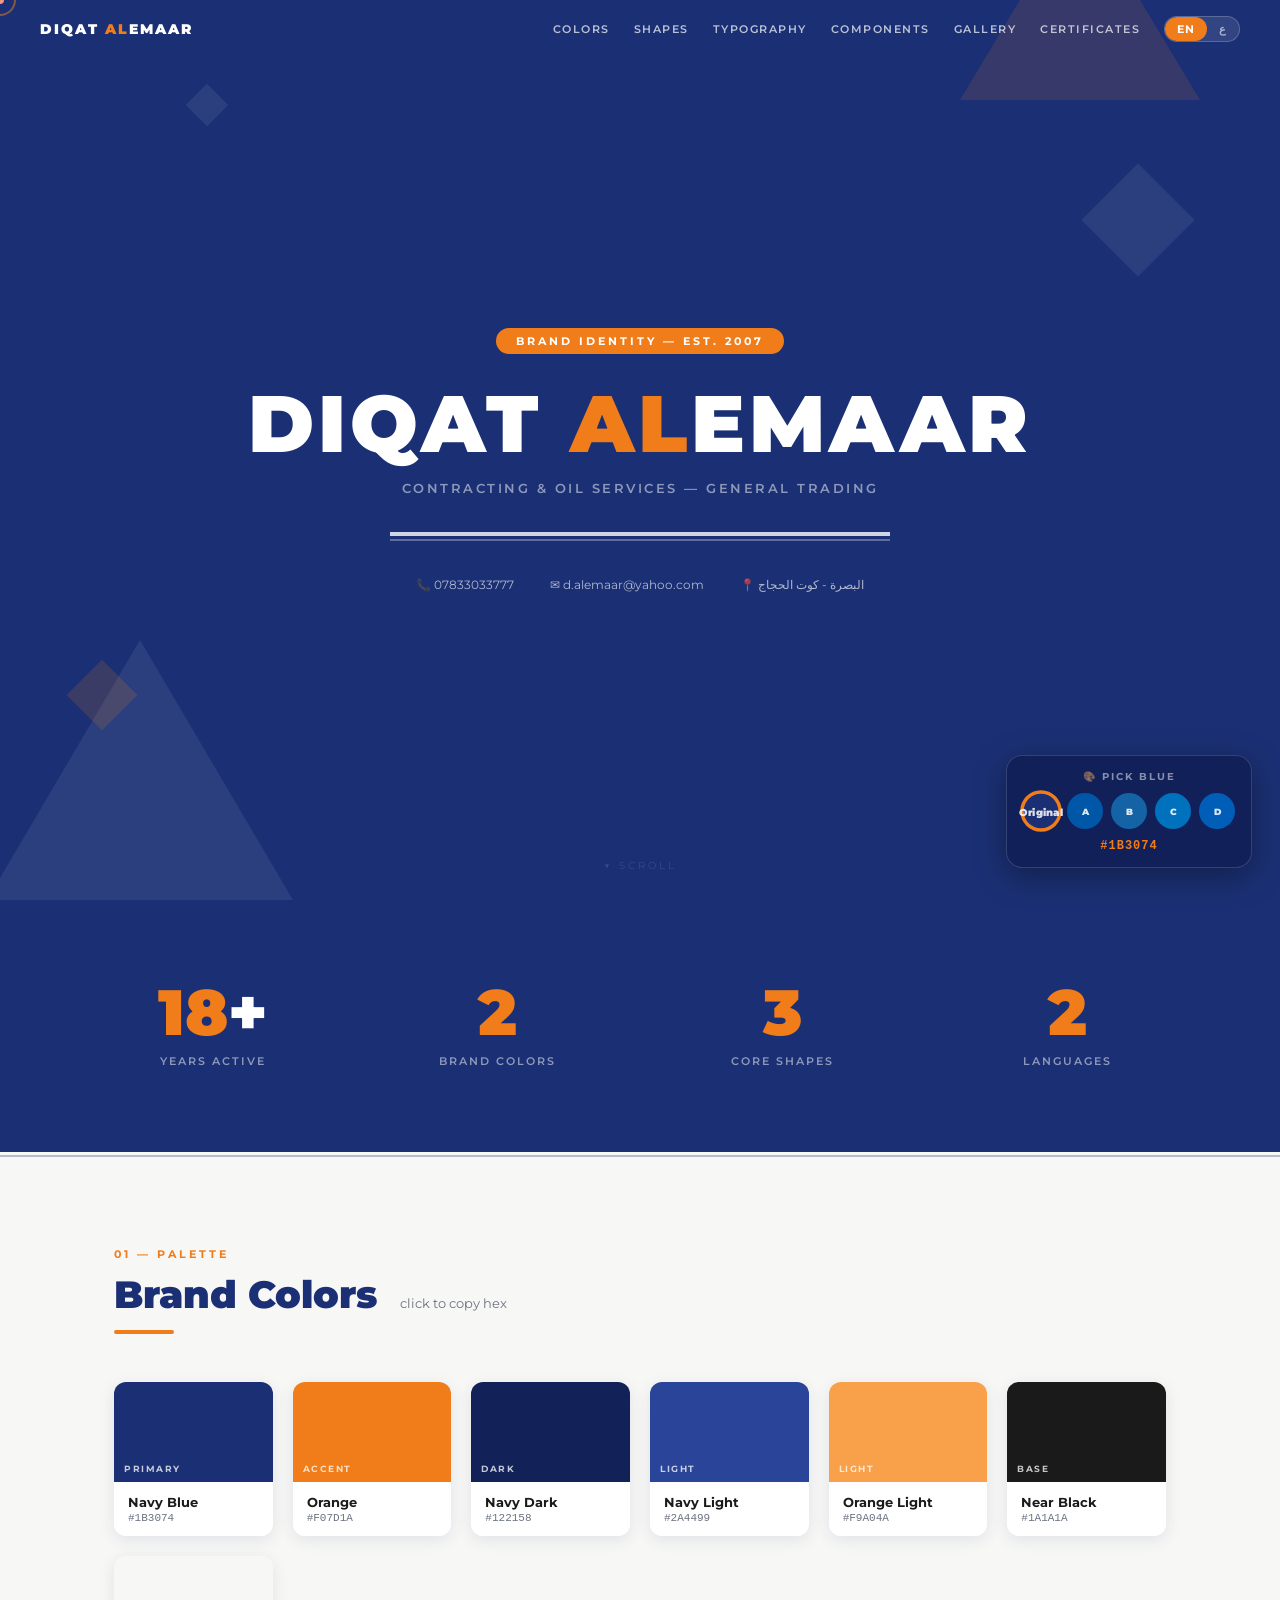
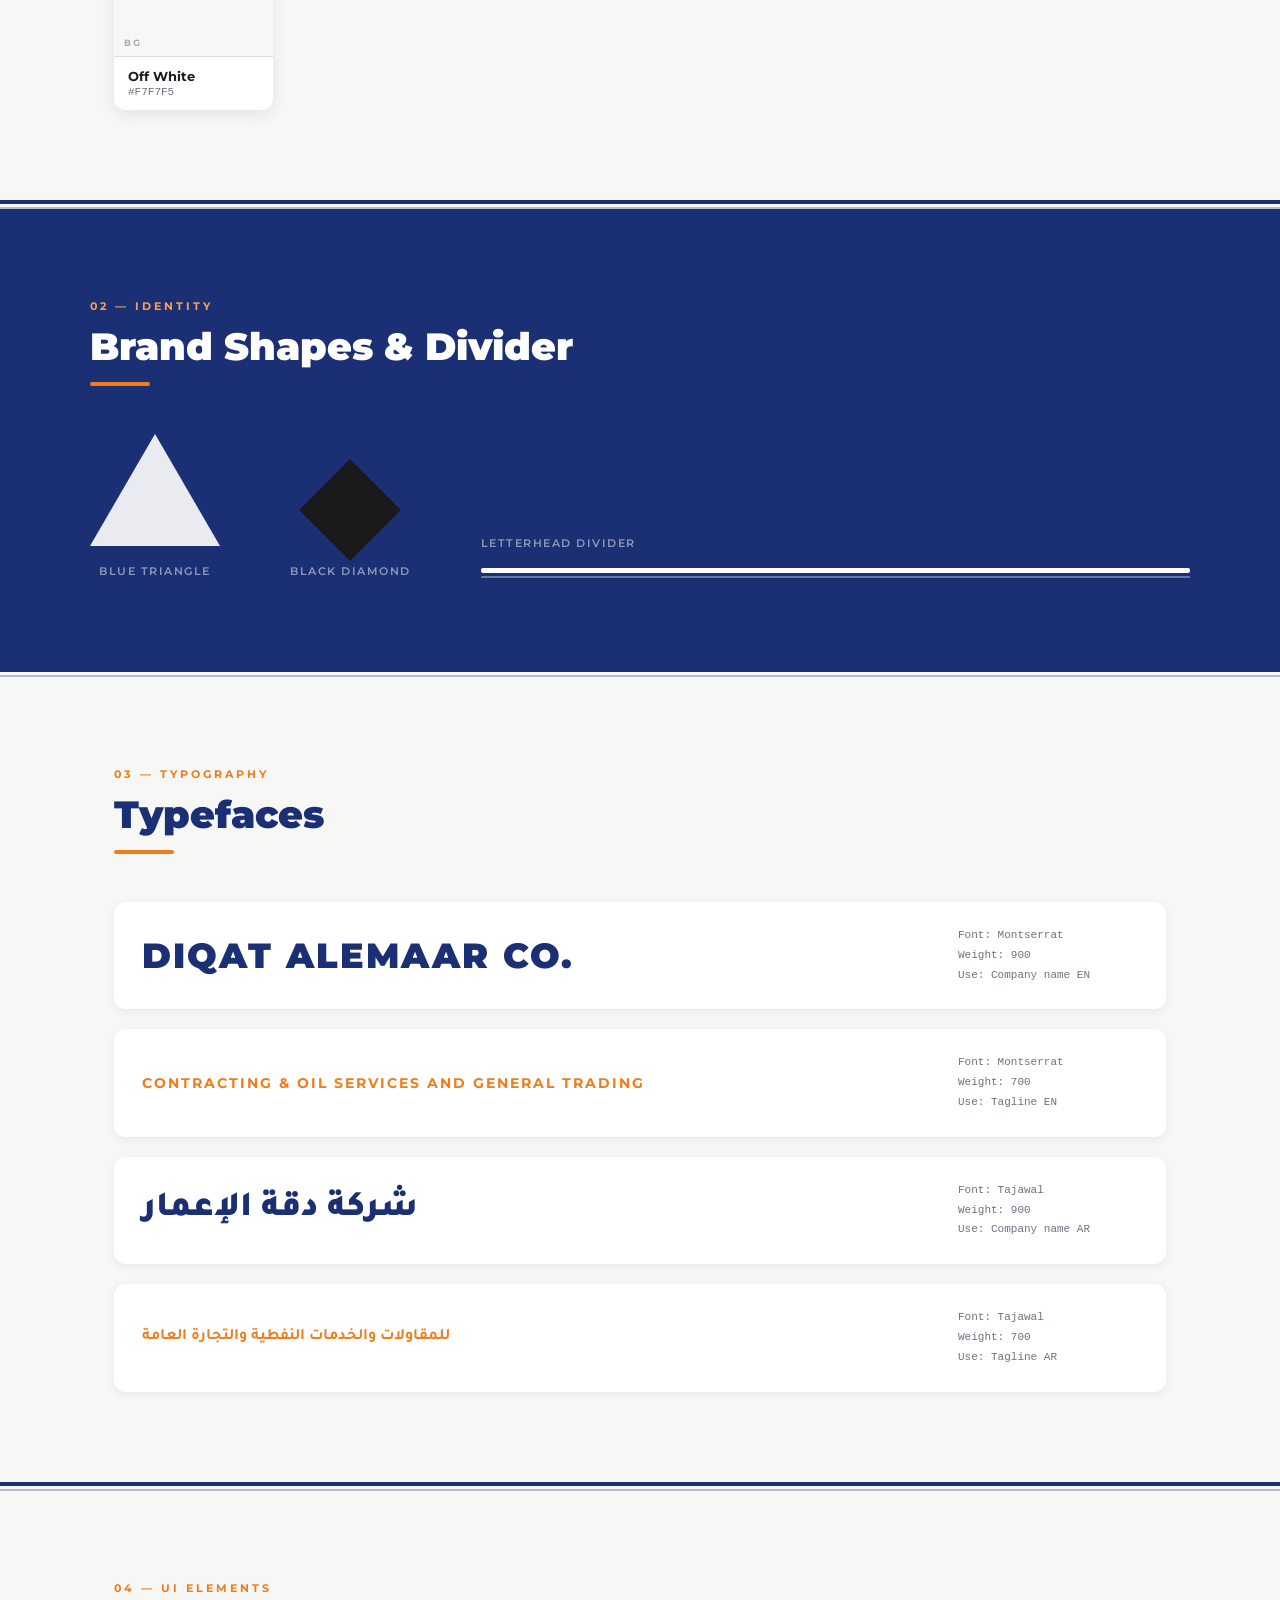
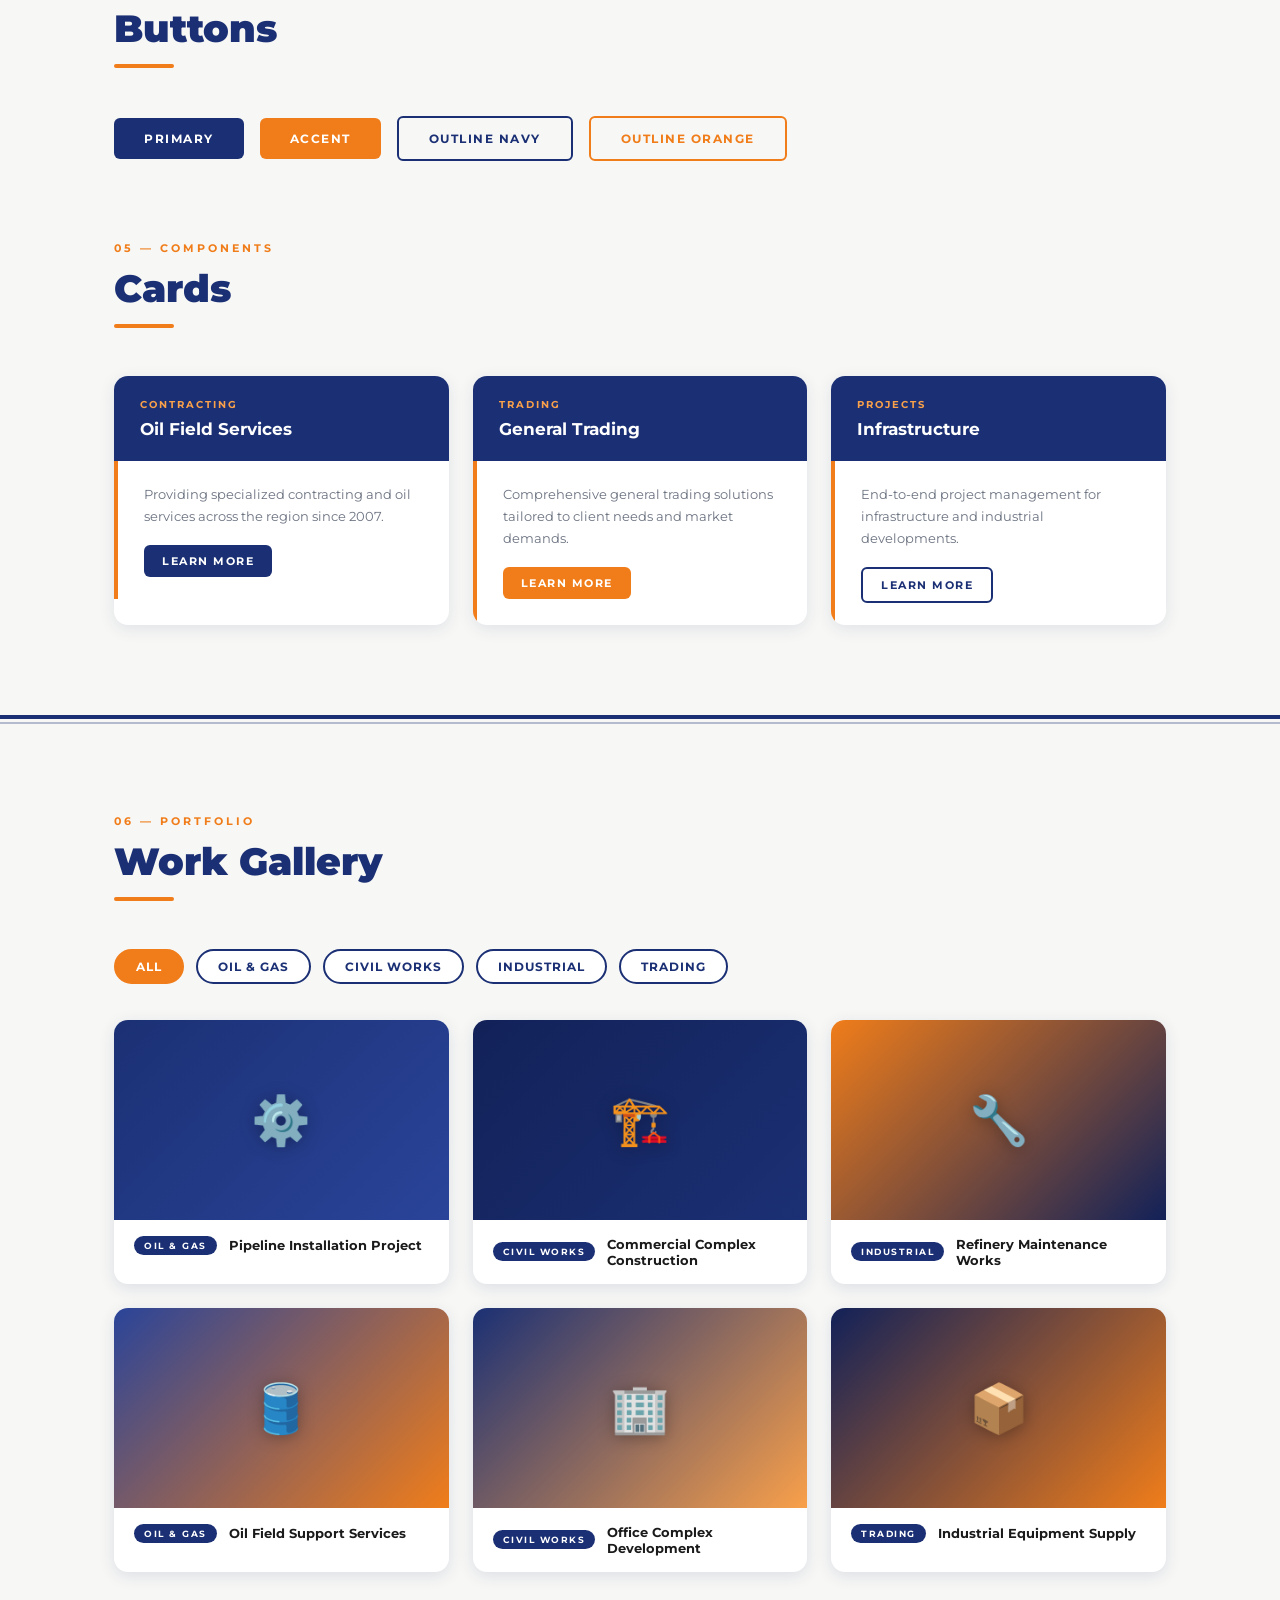
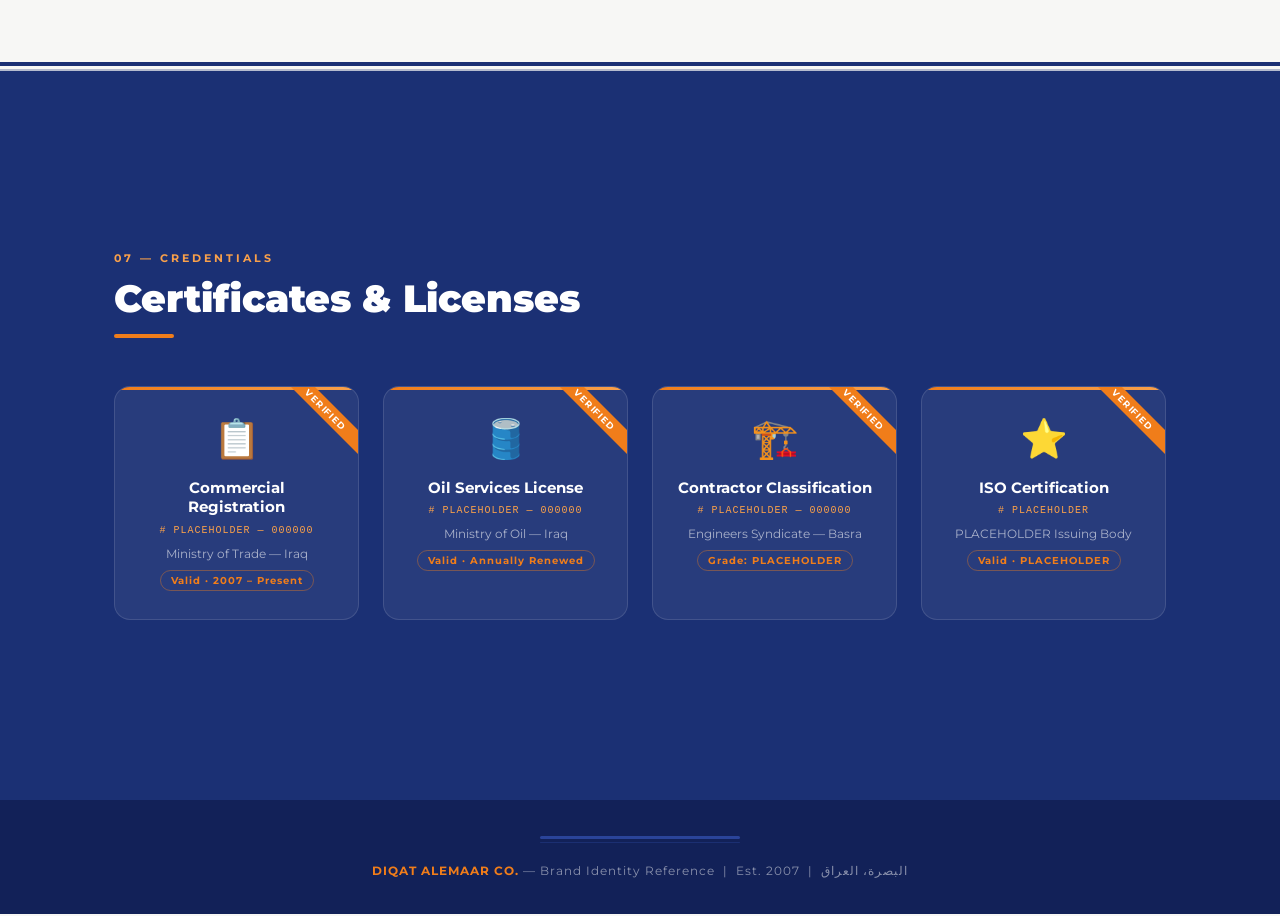
<file: index.html>
<!DOCTYPE html>
<html lang="en" dir="ltr">
<head>
  <meta charset="UTF-8" />
  <meta name="viewport" content="width=device-width, initial-scale=1.0"/>
  <title>Diqat Alemaar — Brand Identity</title>
  <link href="https://fonts.googleapis.com/css2?family=Tajawal:wght@400;700;900&family=Montserrat:wght@400;600;700;900&display=swap" rel="stylesheet">
  <style>
    *, *::before, *::after { box-sizing: border-box; margin: 0; padding: 0; }

    :root {
      --navy:        #1B3074;
      --navy-dark:   #122158;
      --navy-light:  #2A4499;
      --orange:      #F07D1A;
      --orange-light:#F9A04A;
      --dark:        #1A1A1A;
      --bg:          #F7F7F5;
      --white:       #FFFFFF;
      --gray:        #6B7280;
      --font-en:     'Montserrat', sans-serif;
      --font-ar:     'Tajawal', sans-serif;
    }

    html { scroll-behavior: smooth; }

    body {
      font-family: var(--font-en);
      background: var(--bg);
      color: var(--dark);
      overflow-x: hidden;
      transition: font-family 0.3s;
    }

    /* ── RTL MODE ── */
    html[dir="rtl"] body { font-family: var(--font-ar); }
    html[dir="rtl"] .nav-logo { letter-spacing: 0; }
    html[dir="rtl"] .nav-links { flex-direction: row-reverse; }
    html[dir="rtl"] .section-title::after { left: auto; right: 0; }
    html[dir="rtl"] .type-row:hover { transform: translateX(-6px); }
    html[dir="rtl"] .demo-card-body { border-left: none; border-right: 4px solid var(--orange); }
    html[dir="rtl"] .color-swatch .role { left: auto; right: 10px; }
    html[dir="rtl"] .section-label,
    html[dir="rtl"] .section-title,
    html[dir="rtl"] .stat-label,
    html[dir="rtl"] .type-meta { letter-spacing: 0; }
    html[dir="rtl"] nav { flex-direction: row-reverse; }
    html[dir="rtl"] .hero-sub { letter-spacing: 0; }
    html[dir="rtl"] .divider-demo .label { letter-spacing: 0; }
    html[dir="rtl"] .shape-item .caption { letter-spacing: 0; }

    /* ── SCROLL REVEAL ── */
    .reveal { opacity: 0; transform: translateY(40px); transition: opacity 0.7s ease, transform 0.7s ease; }
    .reveal.visible { opacity: 1; transform: translateY(0); }
    .delay-1 { transition-delay: 0.1s; }
    .delay-2 { transition-delay: 0.2s; }
    .delay-3 { transition-delay: 0.3s; }
    .delay-4 { transition-delay: 0.4s; }
    .delay-5 { transition-delay: 0.5s; }
    .delay-6 { transition-delay: 0.6s; }

    /* ── NAV ── */
    nav {
      position: fixed; top: 0; left: 0; right: 0; z-index: 100;
      display: flex; justify-content: space-between; align-items: center;
      padding: 16px 40px;
      transition: background 0.4s, box-shadow 0.4s;
    }
    nav.scrolled {
      background: rgba(18,33,88,0.97);
      box-shadow: 0 4px 24px rgba(0,0,0,0.3);
      backdrop-filter: blur(10px);
    }
    .nav-logo { font-size: 14px; font-weight: 900; letter-spacing: 2px; color: var(--white); text-transform: uppercase; }
    .nav-logo span { color: var(--orange); }
    .nav-links { display: flex; align-items: center; gap: 24px; }
    .nav-links a {
      color: rgba(255,255,255,0.7); text-decoration: none;
      font-size: 11px; font-weight: 600; letter-spacing: 1.5px;
      text-transform: uppercase; transition: color 0.2s;
    }
    html[dir="rtl"] .nav-links a { letter-spacing: 0; font-size: 13px; }
    .nav-links a:hover { color: var(--orange); }

    /* Lang Toggle */
    .lang-toggle {
      display: flex; align-items: center; gap: 0;
      background: rgba(255,255,255,0.1);
      border-radius: 20px; overflow: hidden;
      border: 1px solid rgba(255,255,255,0.2);
    }
    .lang-toggle button {
      background: none; border: none; cursor: pointer;
      color: rgba(255,255,255,0.6); font-family: var(--font-en);
      font-size: 11px; font-weight: 700; letter-spacing: 1px;
      padding: 5px 12px; transition: all 0.2s;
    }
    .lang-toggle button.active {
      background: var(--orange); color: var(--white);
      border-radius: 20px;
    }
    .lang-toggle button:hover:not(.active) { color: var(--white); }

    /* ── HERO ── */
    .hero {
      background: var(--navy); min-height: 100vh;
      display: flex; flex-direction: column;
      justify-content: center; align-items: center;
      text-align: center; padding: 80px 24px 60px;
      position: relative; overflow: hidden;
    }
    .hero-bg { position: absolute; inset: 0; overflow: hidden; pointer-events: none; }
    .hero-bg .shape { position: absolute; opacity: 0.07; }
    .hero-bg .tri-1 {
      bottom: -80px; left: -60px; width: 0; height: 0;
      border-left: 200px solid transparent; border-right: 200px solid transparent;
      border-bottom: 340px solid var(--white);
      animation: floatUp 8s ease-in-out infinite;
    }
    .hero-bg .tri-2 {
      top: -100px; right: 80px; width: 0; height: 0;
      border-left: 120px solid transparent; border-right: 120px solid transparent;
      border-bottom: 200px solid var(--orange); opacity: 0.12;
      animation: floatUp 10s ease-in-out infinite reverse;
    }
    .hero-bg .dia-1 {
      top: 20%; right: 8%; width: 80px; height: 80px;
      background: var(--white); transform: rotate(45deg);
      animation: spin 20s linear infinite;
    }
    .hero-bg .dia-2 {
      bottom: 20%; left: 6%; width: 50px; height: 50px;
      background: var(--orange); transform: rotate(45deg); opacity: 0.15;
      animation: spin 15s linear infinite reverse;
    }
    .hero-bg .dia-3 {
      top: 10%; left: 15%; width: 30px; height: 30px;
      background: var(--white); transform: rotate(45deg);
      animation: floatUp 6s ease-in-out infinite;
    }
    @keyframes floatUp { 0%,100% { transform: translateY(0); } 50% { transform: translateY(-20px); } }
    @keyframes spin { from { transform: rotate(45deg); } to { transform: rotate(405deg); } }

    .hero-badge {
      display: inline-block; background: var(--orange); color: var(--white);
      font-size: 11px; font-weight: 700; letter-spacing: 3px; text-transform: uppercase;
      padding: 6px 20px; border-radius: 20px; margin-bottom: 28px;
      animation: fadeDown 0.8s ease both;
      transition: letter-spacing 0.3s;
    }
    html[dir="rtl"] .hero-badge { letter-spacing: 0; font-size: 13px; }

    .hero h1 {
      font-size: clamp(2.4rem, 7vw, 5rem); font-weight: 900;
      letter-spacing: 4px; text-transform: uppercase;
      color: var(--white); line-height: 1.05;
      animation: fadeDown 0.9s ease 0.1s both;
    }
    .hero h1 span { color: var(--orange); }
    html[dir="rtl"] .hero h1 { font-family: var(--font-ar); letter-spacing: 0; }

    .hero-sub {
      margin-top: 14px; font-size: clamp(10px, 2vw, 13px);
      font-weight: 600; letter-spacing: 2.5px; text-transform: uppercase;
      color: rgba(255,255,255,0.5); animation: fadeDown 1s ease 0.3s both;
    }
    .hero-divider {
      display: flex; flex-direction: column; gap: 3px;
      margin: 36px auto; width: min(500px, 75%);
      animation: expandWidth 1s ease 0.4s both;
    }
    @keyframes expandWidth { from { width: 0; opacity: 0; } to { width: min(500px, 75%); opacity: 1; } }
    .hero-divider .thick { height: 4px; background: var(--white); opacity: 0.8; }
    .hero-divider .thin  { height: 2px; background: var(--white); opacity: 0.3; }
    .hero-info {
      display: flex; gap: 36px; flex-wrap: wrap; justify-content: center;
      font-size: 12px; color: rgba(255,255,255,0.65);
      animation: fadeDown 1s ease 0.5s both;
    }
    .hero-info span { display: flex; align-items: center; gap: 8px; }
    @keyframes fadeDown { from { opacity: 0; transform: translateY(-20px); } to { opacity: 1; transform: translateY(0); } }

    .scroll-hint {
      position: absolute; bottom: 28px; left: 50%; transform: translateX(-50%);
      font-size: 10px; letter-spacing: 3px; color: rgba(255,255,255,0.35);
      text-transform: uppercase; animation: bounce 2s 1.5s infinite both;
    }
    @keyframes bounce {
      0%,100% { transform: translateX(-50%) translateY(0); opacity: 0.35; }
      50%      { transform: translateX(-50%) translateY(8px); opacity: 0.7; }
    }

    /* ── DIVIDER ── */
    .full-divider { display: flex; flex-direction: column; gap: 3px; }
    .full-divider .t { height: 4px; background: var(--navy); }
    .full-divider .n { height: 2px; background: var(--navy); opacity: 0.3; }

    /* ── SECTION ── */
    .section { padding: 90px 24px; max-width: 1100px; margin: 0 auto; }
    .section-label { font-size: 11px; font-weight: 700; letter-spacing: 3px; text-transform: uppercase; color: var(--orange); margin-bottom: 10px; }
    .section-title {
      font-size: clamp(1.6rem, 3vw, 2.4rem); font-weight: 900; color: var(--navy);
      margin-bottom: 48px; position: relative; padding-bottom: 16px;
    }
    .section-title::after {
      content: ''; position: absolute; bottom: 0; left: 0;
      width: 0; height: 4px; background: var(--orange);
      border-radius: 2px; transition: width 0.8s ease 0.3s;
    }
    .section-title.visible::after { width: 60px; }

    /* ── COLORS ── */
    .colors-grid { display: grid; grid-template-columns: repeat(auto-fill, minmax(150px, 1fr)); gap: 20px; }
    .color-card {
      border-radius: 12px; overflow: hidden;
      box-shadow: 0 4px 16px rgba(27,48,116,0.1);
      cursor: pointer; transition: transform 0.25s, box-shadow 0.25s;
    }
    .color-card:hover { transform: translateY(-6px) scale(1.02); box-shadow: 0 12px 32px rgba(27,48,116,0.2); }
    .color-swatch { height: 100px; position: relative; }
    .color-swatch .role {
      position: absolute; bottom: 8px; left: 10px;
      font-size: 9px; font-weight: 700; letter-spacing: 1.5px;
      text-transform: uppercase; color: rgba(255,255,255,0.75);
    }
    .color-info { background: var(--white); padding: 12px 14px; }
    .color-name { font-size: 13px; font-weight: 700; color: var(--dark); }
    .color-hex  { font-size: 11px; color: var(--gray); font-family: monospace; margin-top: 2px; }

    /* Toast */
    .toast {
      position: fixed; bottom: 32px; left: 50%;
      transform: translateX(-50%) translateY(20px);
      background: var(--navy-dark); color: var(--white);
      padding: 10px 24px; border-radius: 24px;
      font-size: 12px; font-weight: 600; letter-spacing: 1px;
      opacity: 0; pointer-events: none; transition: all 0.3s ease; z-index: 999;
    }
    .toast.show { opacity: 1; transform: translateX(-50%) translateY(0); }

    /* ── SHAPES ── */
    .shapes-section { background: var(--navy); padding: 90px 24px; }
    .shapes-inner { max-width: 1100px; margin: 0 auto; }
    .shapes-section .section-label { color: var(--orange-light); }
    .shapes-section .section-title { color: var(--white); }
    .shapes-section .section-title::after { background: var(--orange); }
    .shapes-grid { display: flex; gap: 70px; flex-wrap: wrap; align-items: flex-end; }
    .shape-item { text-align: center; }
    .shape-item .caption {
      margin-top: 18px; font-size: 11px; font-weight: 600;
      letter-spacing: 1.5px; text-transform: uppercase; color: rgba(255,255,255,0.5);
    }
    .tri {
      width: 0; height: 0;
      border-left: 65px solid transparent; border-right: 65px solid transparent;
      border-bottom: 112px solid var(--white); opacity: 0.9;
      transition: transform 0.4s ease, opacity 0.4s ease;
    }
    .tri:hover { transform: scale(1.1) translateY(-6px); opacity: 1; }
    .diamond {
      width: 72px; height: 72px; background: var(--dark);
      transform: rotate(45deg); margin: 0 auto;
      transition: transform 0.4s ease;
    }
    .diamond:hover { transform: rotate(225deg) scale(1.1); }
    .divider-demo { flex: 1; min-width: 220px; }
    .divider-demo .label {
      font-size: 11px; font-weight: 600; letter-spacing: 1.5px;
      text-transform: uppercase; color: rgba(255,255,255,0.5); margin-bottom: 18px;
    }
    .d-thick { height: 5px; background: var(--white); border-radius: 2px; }
    .d-gap   { height: 3px; }
    .d-thin  { height: 2px; background: var(--white); opacity: 0.35; border-radius: 2px; }

    /* ── TYPOGRAPHY ── */
    .type-grid { display: flex; flex-direction: column; gap: 20px; }
    .type-row {
      background: var(--white); border-radius: 12px; padding: 24px 28px;
      box-shadow: 0 2px 10px rgba(27,48,116,0.07);
      display: flex; align-items: center; justify-content: space-between;
      flex-wrap: wrap; gap: 16px; transition: box-shadow 0.3s, transform 0.3s;
    }
    .type-row:hover { box-shadow: 0 8px 24px rgba(27,48,116,0.14); transform: translateX(6px); }
    .type-meta { font-size: 11px; color: var(--gray); font-family: monospace; min-width: 180px; line-height: 1.8; }

    /* ── BUTTONS ── */
    .btn-grid { display: flex; flex-wrap: wrap; gap: 16px; align-items: center; }
    .btn {
      padding: 13px 30px; border-radius: 6px; font-family: inherit;
      font-size: 12px; font-weight: 700; letter-spacing: 1.5px; text-transform: uppercase;
      cursor: pointer; border: none; position: relative; overflow: hidden;
      transition: transform 0.2s, box-shadow 0.2s;
    }
    html[dir="rtl"] .btn { letter-spacing: 0; font-size: 14px; text-transform: none; }
    .btn::after {
      content: ''; position: absolute; inset: 0;
      background: rgba(255,255,255,0.15); opacity: 0; transition: opacity 0.2s;
    }
    .btn:hover::after { opacity: 1; }
    .btn:hover { transform: translateY(-3px); }
    .btn:active { transform: translateY(0); }
    .btn-primary { background: var(--navy); color: var(--white); }
    .btn-primary:hover { box-shadow: 0 8px 24px rgba(27,48,116,0.35); }
    .btn-accent  { background: var(--orange); color: var(--white); }
    .btn-accent:hover { box-shadow: 0 8px 24px rgba(240,125,26,0.4); }
    .btn-outline { background: transparent; color: var(--navy); border: 2px solid var(--navy); }
    .btn-outline:hover { background: var(--navy); color: var(--white); box-shadow: 0 8px 24px rgba(27,48,116,0.25); }
    .btn-outline-accent { background: transparent; color: var(--orange); border: 2px solid var(--orange); }
    .btn-outline-accent:hover { background: var(--orange); color: var(--white); }

    /* ── CARDS ── */
    .cards-grid { display: grid; grid-template-columns: repeat(auto-fill, minmax(280px, 1fr)); gap: 24px; }
    .demo-card {
      background: var(--white); border-radius: 14px; overflow: hidden;
      box-shadow: 0 4px 16px rgba(27,48,116,0.1);
      transition: transform 0.3s cubic-bezier(0.34,1.56,0.64,1), box-shadow 0.3s;
    }
    .demo-card:hover { transform: translateY(-8px) scale(1.01); box-shadow: 0 16px 40px rgba(27,48,116,0.2); }
    .demo-card-top { background: var(--navy); padding: 22px 26px; color: var(--white); }
    .demo-card-top .tag { font-size: 10px; font-weight: 700; letter-spacing: 2px; text-transform: uppercase; color: var(--orange-light); margin-bottom: 8px; }
    html[dir="rtl"] .demo-card-top .tag { letter-spacing: 0; font-size: 12px; text-transform: none; }
    .demo-card-top h3 { font-size: 17px; font-weight: 700; }
    .demo-card-body { padding: 22px 26px; border-left: 4px solid var(--orange); }
    .demo-card-body p { font-size: 13px; color: var(--gray); line-height: 1.7; }
    .demo-card-body .btn { margin-top: 18px; font-size: 11px; padding: 9px 18px; }

    /* ── STATS ── */
    .stats-section { background: var(--navy); padding: 80px 24px; }
    .stats-inner { max-width: 1100px; margin: 0 auto; }
    .stats-grid { display: grid; grid-template-columns: repeat(auto-fit, minmax(160px, 1fr)); gap: 40px; text-align: center; }
    .stat-number { font-size: clamp(2.5rem, 5vw, 4rem); font-weight: 900; color: var(--white); line-height: 1; }
    .stat-number span { color: var(--orange); }
    .stat-label { font-size: 11px; font-weight: 600; letter-spacing: 2px; text-transform: uppercase; color: rgba(255,255,255,0.5); margin-top: 10px; }

    /* ── FOOTER ── */
    footer { background: var(--navy-dark); color: rgba(255,255,255,0.5); text-align: center; padding: 36px 24px; font-size: 12px; letter-spacing: 1px; }
    footer strong { color: var(--orange); }
    footer .footer-divider { display: flex; flex-direction: column; gap: 3px; width: 200px; margin: 0 auto 20px; }
    footer .footer-divider .t { height: 3px; background: var(--navy-light); border-radius: 2px; }
    footer .footer-divider .n { height: 1px; background: var(--navy-light); opacity: 0.4; border-radius: 2px; }

    /* ── CURSOR ── */
    .cursor-dot { width: 8px; height: 8px; background: var(--orange); border-radius: 50%; position: fixed; pointer-events: none; z-index: 9999; mix-blend-mode: screen; }
    .cursor-ring { width: 32px; height: 32px; border: 2px solid rgba(240,125,26,0.5); border-radius: 50%; position: fixed; pointer-events: none; z-index: 9998; transition: width 0.2s, height 0.2s; }

    /* ── GALLERY ── */
    .gallery-grid {
      display: grid;
      grid-template-columns: repeat(auto-fill, minmax(300px, 1fr));
      gap: 24px;
    }
    .gallery-card {
      border-radius: 14px; overflow: hidden;
      box-shadow: 0 4px 16px rgba(27,48,116,0.12);
      background: var(--white);
      transition: transform 0.35s cubic-bezier(0.34,1.56,0.64,1), box-shadow 0.3s, opacity 0.4s;
      cursor: pointer;
    }
    .gallery-card.hidden { opacity: 0; transform: scale(0.9); pointer-events: none; height: 0; overflow: hidden; margin: 0; padding: 0; }
    .gallery-card:hover { transform: translateY(-8px) scale(1.02); box-shadow: 0 20px 48px rgba(27,48,116,0.22); }
    .gallery-img {
      height: 200px; position: relative; overflow: hidden;
      display: flex; align-items: center; justify-content: center;
    }
    .gallery-icon { font-size: 3rem; z-index: 1; filter: drop-shadow(0 2px 8px rgba(0,0,0,0.3)); }
    .gallery-overlay {
      position: absolute; inset: 0;
      background: rgba(18,33,88,0.85);
      display: flex; flex-direction: column;
      align-items: center; justify-content: center;
      opacity: 0; transition: opacity 0.3s;
      padding: 20px; text-align: center;
    }
    .gallery-card:hover .gallery-overlay { opacity: 1; }
    .gallery-overlay-title { color: var(--white); font-size: 16px; font-weight: 700; margin-bottom: 6px; }
    .gallery-overlay-sub   { color: var(--orange-light); font-size: 12px; font-weight: 600; letter-spacing: 1px; }
    html[dir="rtl"] .gallery-overlay-sub { letter-spacing: 0; }
    .gallery-info { padding: 16px 20px; display: flex; align-items: center; gap: 12px; }
    .gallery-tag {
      background: var(--navy); color: var(--white);
      font-size: 9px; font-weight: 700; letter-spacing: 1.5px; text-transform: uppercase;
      padding: 4px 10px; border-radius: 12px; white-space: nowrap;
    }
    html[dir="rtl"] .gallery-tag { letter-spacing: 0; font-size: 11px; text-transform: none; }
    .gallery-title { font-size: 13px; font-weight: 700; color: var(--dark); }

    /* Filter buttons */
    .filter-btn {
      background: var(--white); border: 2px solid var(--navy);
      color: var(--navy); border-radius: 24px;
      padding: 8px 20px; font-family: inherit;
      font-size: 12px; font-weight: 700;
      letter-spacing: 1px; text-transform: uppercase;
      cursor: pointer; transition: all 0.2s;
    }
    html[dir="rtl"] .filter-btn { letter-spacing: 0; font-size: 13px; text-transform: none; }
    .filter-btn:hover  { background: var(--navy); color: var(--white); }
    .filter-btn.active { background: var(--orange); border-color: var(--orange); color: var(--white); }

    /* ── CERTIFICATES ── */
    .cert-grid {
      display: grid;
      grid-template-columns: repeat(auto-fill, minmax(240px, 1fr));
      gap: 24px;
    }
    .cert-card {
      background: rgba(255,255,255,0.06);
      border: 1px solid rgba(255,255,255,0.12);
      border-radius: 16px; padding: 28px 24px;
      position: relative; overflow: hidden;
      transition: transform 0.3s, background 0.3s, box-shadow 0.3s;
      text-align: center;
    }
    .cert-card::before {
      content: '';
      position: absolute; top: 0; left: 0; right: 0;
      height: 3px; background: linear-gradient(90deg, var(--orange), var(--orange-light));
    }
    .cert-card:hover {
      background: rgba(255,255,255,0.1);
      transform: translateY(-6px);
      box-shadow: 0 16px 40px rgba(0,0,0,0.3);
    }
    .cert-ribbon {
      position: absolute; top: 14px; right: -26px;
      background: var(--orange); color: var(--white);
      font-size: 9px; font-weight: 700; letter-spacing: 1px;
      text-transform: uppercase; padding: 3px 32px;
      transform: rotate(45deg);
    }
    html[dir="rtl"] .cert-ribbon { right: auto; left: -26px; transform: rotate(-45deg); letter-spacing: 0; }
    .cert-icon { font-size: 2.4rem; margin-bottom: 16px; display: block; }
    .cert-name {
      font-size: 15px; font-weight: 700; color: var(--white);
      margin-bottom: 8px; line-height: 1.3;
    }
    .cert-num {
      font-size: 10px; font-family: monospace; color: var(--orange-light);
      margin-bottom: 10px; letter-spacing: 1px;
    }
    .cert-issuer { font-size: 12px; color: rgba(255,255,255,0.6); margin-bottom: 8px; }
    .cert-date {
      display: inline-block;
      font-size: 10px; font-weight: 700;
      color: var(--orange); letter-spacing: 1px;
      border: 1px solid rgba(240,125,26,0.4);
      padding: 3px 10px; border-radius: 12px;
    }
    html[dir="rtl"] .cert-date { letter-spacing: 0; }

    /* ── BLUE PICKER ── */
    .blue-picker {
      position: fixed;
      bottom: 32px; right: 28px;
      background: rgba(18,33,88,0.97);
      border: 1px solid rgba(255,255,255,0.15);
      border-radius: 16px;
      padding: 14px 16px;
      z-index: 9990;
      backdrop-filter: blur(12px);
      box-shadow: 0 8px 32px rgba(0,0,0,0.35);
      min-width: 180px;
      transition: transform 0.3s;
    }
    html[dir="rtl"] .blue-picker { right: auto; left: 28px; }
    .blue-picker-label {
      font-size: 10px; font-weight: 700; letter-spacing: 2px;
      text-transform: uppercase; color: rgba(255,255,255,0.5);
      margin-bottom: 10px; text-align: center;
    }
    .blue-options { display: flex; gap: 8px; justify-content: center; margin-bottom: 10px; }
    .blue-opt {
      width: 36px; height: 36px; border-radius: 50%;
      border: 3px solid transparent;
      cursor: pointer; position: relative;
      transition: transform 0.2s, border-color 0.2s;
      display: flex; align-items: center; justify-content: center;
    }
    .blue-opt span {
      font-size: 9px; font-weight: 900; color: rgba(255,255,255,0.85);
      font-family: 'Montserrat', sans-serif;
    }
    .blue-opt:hover { transform: scale(1.15); }
    .blue-opt.active { border-color: var(--orange); transform: scale(1.15); }
    .blue-opt[data-navy="#1B3074"].active { border-color: #F07D1A; }
    .blue-current {
      text-align: center; font-family: monospace;
      font-size: 12px; font-weight: 700;
      color: var(--orange); letter-spacing: 1px;
    }

    @media (max-width: 640px) {
      nav { padding: 14px 20px; }
      .nav-links a { display: none; }
      .shapes-grid { gap: 40px; }
      .gallery-grid { grid-template-columns: 1fr; }
      .cert-grid { grid-template-columns: 1fr; }
      .blue-picker { bottom: 16px; right: 16px; }
    }
  </style>
</head>
<body>

  <div class="cursor-dot" id="cursorDot"></div>
  <div class="cursor-ring" id="cursorRing"></div>
  <div class="toast" id="toast"></div>

  <!-- BLUE PICKER -->
  <div class="blue-picker" id="bluePicker">
    <div class="blue-picker-label">🎨 Pick Blue</div>
    <div class="blue-options">
      <button class="blue-opt" data-navy="#1B3074" data-navydark="#122158" data-navylight="#2A4499" title="Original — #1B3074" style="background:#1B3074;">
        <span>Original</span>
      </button>
      <button class="blue-opt" data-navy="#0057A8" data-navydark="#004080" data-navylight="#1A6FBF" title="A — #0057A8" style="background:#0057A8;">
        <span>A</span>
      </button>
      <button class="blue-opt" data-navy="#1463A5" data-navydark="#0D4F8A" data-navylight="#2278BD" title="B — #1463A5" style="background:#1463A5;">
        <span>B</span>
      </button>
      <button class="blue-opt" data-navy="#0071BC" data-navydark="#005A96" data-navylight="#1A88CC" title="C — #0071BC" style="background:#0071BC;">
        <span>C</span>
      </button>
      <button class="blue-opt" data-navy="#005EB8" data-navydark="#004A96" data-navylight="#1A74C8" title="D — #005EB8" style="background:#005EB8;">
        <span>D</span>
      </button>
    </div>
    <div class="blue-current" id="blueCurrentHex">#1B3074</div>
  </div>

  <!-- NAV -->
  <nav id="nav">
    <div class="nav-logo">Diqat <span>Al</span>emaar</div>
    <div class="nav-links">
      <a href="#colors"       data-en="Colors"       data-ar="الألوان">Colors</a>
      <a href="#shapes"       data-en="Shapes"       data-ar="الأشكال">Shapes</a>
      <a href="#typography"   data-en="Typography"   data-ar="الخطوط">Typography</a>
      <a href="#components"   data-en="Components"   data-ar="المكونات">Components</a>
      <a href="#gallery"      data-en="Gallery"      data-ar="معرض الأعمال">Gallery</a>
      <a href="#certificates" data-en="Certificates" data-ar="الشهادات">Certificates</a>
      <div class="lang-toggle">
        <button id="btnEN" class="active" onclick="setLang('en')">EN</button>
        <button id="btnAR" onclick="setLang('ar')">ع</button>
      </div>
    </div>
  </nav>

  <!-- HERO -->
  <section class="hero">
    <div class="hero-bg">
      <div class="shape tri-1"></div>
      <div class="shape tri-2"></div>
      <div class="shape dia-1"></div>
      <div class="shape dia-2"></div>
      <div class="shape dia-3"></div>
    </div>
    <div class="hero-badge" data-en="Brand Identity — Est. 2007" data-ar="هوية الشركة — تأسست 2007">Brand Identity — Est. 2007</div>
    <h1 data-en='Diqat <span>Al</span>emaar' data-ar='دقة <span>الإعمار</span>'>Diqat <span>Al</span>emaar</h1>
    <div class="hero-sub" data-en="Contracting &amp; Oil Services — General Trading" data-ar="المقاولات والخدمات النفطية — التجارة العامة">Contracting &amp; Oil Services — General Trading</div>
    <div class="hero-divider"><div class="thick"></div><div class="thin"></div></div>
    <div class="hero-info">
      <span>📞 07833033777</span>
      <span>✉ d.alemaar@yahoo.com</span>
      <span>📍 البصرة - كوت الحجاج</span>
    </div>
    <div class="scroll-hint" data-en="▼ scroll" data-ar="▼ مرر للأسفل">▼ scroll</div>
  </section>

  <!-- STATS -->
  <section class="stats-section">
    <div class="stats-inner">
      <div class="stats-grid">
        <div class="reveal">
          <div class="stat-number" data-target="18"><span>0</span>+</div>
          <div class="stat-label" data-en="Years Active" data-ar="سنة من العمل">Years Active</div>
        </div>
        <div class="reveal delay-2">
          <div class="stat-number" data-target="2"><span>0</span></div>
          <div class="stat-label" data-en="Brand Colors" data-ar="ألوان العلامة">Brand Colors</div>
        </div>
        <div class="reveal delay-3">
          <div class="stat-number" data-target="3"><span>0</span></div>
          <div class="stat-label" data-en="Core Shapes" data-ar="أشكال أساسية">Core Shapes</div>
        </div>
        <div class="reveal delay-4">
          <div class="stat-number" data-target="2"><span>0</span></div>
          <div class="stat-label" data-en="Languages" data-ar="لغتان">Languages</div>
        </div>
      </div>
    </div>
  </section>

  <div class="full-divider"><div class="t"></div><div class="n"></div></div>

  <!-- COLORS -->
  <section id="colors">
    <div class="section">
      <div class="section-label reveal" data-en="01 — Palette" data-ar="٠١ — لوحة الألوان">01 — Palette</div>
      <div class="section-title reveal" data-en='Brand Colors <small style="font-size:13px;font-weight:400;color:var(--gray);margin-inline-start:12px;">click to copy hex</small>' data-ar='ألوان العلامة التجارية <small style="font-size:13px;font-weight:400;color:var(--gray);margin-inline-start:12px;">انقر لنسخ الكود</small>'>Brand Colors <small style="font-size:13px;font-weight:400;color:var(--gray);margin-left:12px;">click to copy hex</small></div>
      <div class="colors-grid">
        <div class="color-card reveal delay-1" onclick="copyHex('#1B3074', this)">
          <div class="color-swatch" style="background:#1B3074;"><span class="role" data-en="Primary" data-ar="الرئيسي">Primary</span></div>
          <div class="color-info"><div class="color-name" data-en="Navy Blue" data-ar="أزرق نيفي">Navy Blue</div><div class="color-hex">#1B3074</div></div>
        </div>
        <div class="color-card reveal delay-2" onclick="copyHex('#F07D1A', this)">
          <div class="color-swatch" style="background:#F07D1A;"><span class="role" data-en="Accent" data-ar="التمييز">Accent</span></div>
          <div class="color-info"><div class="color-name" data-en="Orange" data-ar="البرتقالي">Orange</div><div class="color-hex">#F07D1A</div></div>
        </div>
        <div class="color-card reveal delay-3" onclick="copyHex('#122158', this)">
          <div class="color-swatch" style="background:#122158;"><span class="role" data-en="Dark" data-ar="داكن">Dark</span></div>
          <div class="color-info"><div class="color-name" data-en="Navy Dark" data-ar="نيفي غامق">Navy Dark</div><div class="color-hex">#122158</div></div>
        </div>
        <div class="color-card reveal delay-4" onclick="copyHex('#2A4499', this)">
          <div class="color-swatch" style="background:#2A4499;"><span class="role" data-en="Light" data-ar="فاتح">Light</span></div>
          <div class="color-info"><div class="color-name" data-en="Navy Light" data-ar="نيفي فاتح">Navy Light</div><div class="color-hex">#2A4499</div></div>
        </div>
        <div class="color-card reveal delay-5" onclick="copyHex('#F9A04A', this)">
          <div class="color-swatch" style="background:#F9A04A;"><span class="role" data-en="Light" data-ar="فاتح">Light</span></div>
          <div class="color-info"><div class="color-name" data-en="Orange Light" data-ar="برتقالي فاتح">Orange Light</div><div class="color-hex">#F9A04A</div></div>
        </div>
        <div class="color-card reveal delay-6" onclick="copyHex('#1A1A1A', this)">
          <div class="color-swatch" style="background:#1A1A1A;"><span class="role" data-en="Base" data-ar="أساسي">Base</span></div>
          <div class="color-info"><div class="color-name" data-en="Near Black" data-ar="شبه أسود">Near Black</div><div class="color-hex">#1A1A1A</div></div>
        </div>
        <div class="color-card reveal delay-6" onclick="copyHex('#F7F7F5', this)">
          <div class="color-swatch" style="background:#F7F7F5; outline:1px solid #ddd;"><span class="role" style="color:#aaa;" data-en="BG" data-ar="خلفية">BG</span></div>
          <div class="color-info"><div class="color-name" data-en="Off White" data-ar="أبيض مائل">Off White</div><div class="color-hex">#F7F7F5</div></div>
        </div>
      </div>
    </div>
  </section>

  <div class="full-divider"><div class="t"></div><div class="n"></div></div>

  <!-- SHAPES -->
  <section id="shapes" class="shapes-section">
    <div class="shapes-inner">
      <div class="section-label reveal" data-en="02 — Identity" data-ar="٠٢ — الهوية البصرية">02 — Identity</div>
      <div class="section-title reveal" data-en="Brand Shapes &amp; Divider" data-ar="أشكال العلامة والفاصل">Brand Shapes &amp; Divider</div>
      <div class="shapes-grid">
        <div class="shape-item reveal delay-1">
          <div class="tri"></div>
          <div class="caption" data-en="Blue Triangle" data-ar="المثلث الأزرق">Blue Triangle</div>
        </div>
        <div class="shape-item reveal delay-2">
          <div class="diamond"></div>
          <div class="caption" data-en="Black Diamond" data-ar="المعين الأسود">Black Diamond</div>
        </div>
        <div class="divider-demo reveal delay-3">
          <div class="label" data-en="Letterhead Divider" data-ar="فاصل الورق الرسمي">Letterhead Divider</div>
          <div class="d-thick"></div><div class="d-gap"></div><div class="d-thin"></div>
        </div>
      </div>
    </div>
  </section>

  <div class="full-divider"><div class="t"></div><div class="n"></div></div>

  <!-- TYPOGRAPHY -->
  <section id="typography">
    <div class="section">
      <div class="section-label reveal" data-en="03 — Typography" data-ar="٠٣ — الخطوط">03 — Typography</div>
      <div class="section-title reveal" data-en="Typefaces" data-ar="أنواع الخطوط">Typefaces</div>
      <div class="type-grid">
        <div class="type-row reveal delay-1">
          <div style="font-family:'Montserrat',sans-serif; font-size:clamp(1.4rem,3vw,2.2rem); font-weight:900; color:var(--navy); text-transform:uppercase; letter-spacing:2px;">
            DIQAT ALEMAAR CO.
          </div>
          <div class="type-meta" data-en="Font: Montserrat&#10;Weight: 900&#10;Use: Company name EN" data-ar="الخط: Montserrat&#10;الوزن: 900&#10;الاستخدام: اسم الشركة بالإنجليزية">Font: Montserrat<br>Weight: 900<br>Use: Company name EN</div>
        </div>
        <div class="type-row reveal delay-2">
          <div style="font-family:'Montserrat',sans-serif; font-size:clamp(0.7rem,1.5vw,0.85rem); font-weight:700; color:var(--orange); text-transform:uppercase; letter-spacing:2px;">
            CONTRACTING &amp; OIL SERVICES AND GENERAL TRADING
          </div>
          <div class="type-meta" data-en="Font: Montserrat&#10;Weight: 700&#10;Use: Tagline EN" data-ar="الخط: Montserrat&#10;الوزن: 700&#10;الاستخدام: الشعار بالإنجليزية">Font: Montserrat<br>Weight: 700<br>Use: Tagline EN</div>
        </div>
        <div class="type-row reveal delay-3">
          <div style="font-family:'Tajawal',sans-serif; font-size:clamp(1.5rem,3vw,2.2rem); font-weight:900; color:var(--navy); direction:rtl;">
            شركة دقة الإعمار
          </div>
          <div class="type-meta" data-en="Font: Tajawal&#10;Weight: 900&#10;Use: Company name AR" data-ar="الخط: تجوال&#10;الوزن: 900&#10;الاستخدام: اسم الشركة بالعربية">Font: Tajawal<br>Weight: 900<br>Use: Company name AR</div>
        </div>
        <div class="type-row reveal delay-4">
          <div style="font-family:'Tajawal',sans-serif; font-size:clamp(0.8rem,1.5vw,1rem); font-weight:700; color:var(--orange); direction:rtl;">
            للمقاولات والخدمات النفطية والتجارة العامة
          </div>
          <div class="type-meta" data-en="Font: Tajawal&#10;Weight: 700&#10;Use: Tagline AR" data-ar="الخط: تجوال&#10;الوزن: 700&#10;الاستخدام: الشعار بالعربية">Font: Tajawal<br>Weight: 700<br>Use: Tagline AR</div>
        </div>
      </div>
    </div>
  </section>

  <div class="full-divider"><div class="t"></div><div class="n"></div></div>

  <!-- COMPONENTS -->
  <section id="components">
    <div class="section">
      <div class="section-label reveal" data-en="04 — UI Elements" data-ar="٠٤ — عناصر الواجهة">04 — UI Elements</div>
      <div class="section-title reveal" data-en="Buttons" data-ar="الأزرار">Buttons</div>
      <div class="btn-grid" style="margin-bottom:80px;">
        <button class="btn btn-primary reveal delay-1"        data-en="Primary"       data-ar="رئيسي">Primary</button>
        <button class="btn btn-accent reveal delay-2"         data-en="Accent"        data-ar="مميز">Accent</button>
        <button class="btn btn-outline reveal delay-3"        data-en="Outline Navy"  data-ar="إطار أزرق">Outline Navy</button>
        <button class="btn btn-outline-accent reveal delay-4" data-en="Outline Orange" data-ar="إطار برتقالي">Outline Orange</button>
      </div>

      <div class="section-label reveal" data-en="05 — Components" data-ar="٠٥ — المكونات">05 — Components</div>
      <div class="section-title reveal" data-en="Cards" data-ar="البطاقات">Cards</div>
      <div class="cards-grid">
        <div class="demo-card reveal delay-1">
          <div class="demo-card-top">
            <div class="tag" data-en="Contracting" data-ar="المقاولات">Contracting</div>
            <h3 data-en="Oil Field Services" data-ar="خدمات حقول النفط">Oil Field Services</h3>
          </div>
          <div class="demo-card-body">
            <p data-en="Providing specialized contracting and oil services across the region since 2007." data-ar="تقديم خدمات المقاولات والنفط المتخصصة في المنطقة منذ عام 2007.">Providing specialized contracting and oil services across the region since 2007.</p>
            <button class="btn btn-primary" data-en="Learn More" data-ar="اقرأ أكثر">Learn More</button>
          </div>
        </div>
        <div class="demo-card reveal delay-2">
          <div class="demo-card-top">
            <div class="tag" data-en="Trading" data-ar="التجارة">Trading</div>
            <h3 data-en="General Trading" data-ar="التجارة العامة">General Trading</h3>
          </div>
          <div class="demo-card-body">
            <p data-en="Comprehensive general trading solutions tailored to client needs and market demands." data-ar="حلول تجارية شاملة مصممة وفق احتياجات العملاء ومتطلبات السوق.">Comprehensive general trading solutions tailored to client needs and market demands.</p>
            <button class="btn btn-accent" data-en="Learn More" data-ar="اقرأ أكثر">Learn More</button>
          </div>
        </div>
        <div class="demo-card reveal delay-3">
          <div class="demo-card-top">
            <div class="tag" data-en="Projects" data-ar="المشاريع">Projects</div>
            <h3 data-en="Infrastructure" data-ar="البنية التحتية">Infrastructure</h3>
          </div>
          <div class="demo-card-body">
            <p data-en="End-to-end project management for infrastructure and industrial developments." data-ar="إدارة شاملة للمشاريع الإنشائية والصناعية من البداية حتى التسليم.">End-to-end project management for infrastructure and industrial developments.</p>
            <button class="btn btn-outline" data-en="Learn More" data-ar="اقرأ أكثر">Learn More</button>
          </div>
        </div>
      </div>
    </div>
  </section>

  <div class="full-divider"><div class="t"></div><div class="n"></div></div>

  <!-- GALLERY -->
  <section id="gallery">
    <div class="section">
      <div class="section-label reveal" data-en="06 — Portfolio" data-ar="٠٦ — أعمالنا">06 — Portfolio</div>
      <div class="section-title reveal" data-en="Work Gallery" data-ar="معرض الأعمال">Work Gallery</div>

      <!-- Filter Tabs -->
      <div class="gallery-filters reveal" style="display:flex;gap:12px;flex-wrap:wrap;margin-bottom:36px;">
        <button class="filter-btn active" data-filter="all"         data-en="All"          data-ar="الكل">All</button>
        <button class="filter-btn"        data-filter="oil"         data-en="Oil &amp; Gas" data-ar="النفط والغاز">Oil &amp; Gas</button>
        <button class="filter-btn"        data-filter="civil"       data-en="Civil Works"   data-ar="الأعمال المدنية">Civil Works</button>
        <button class="filter-btn"        data-filter="industrial"  data-en="Industrial"    data-ar="الصناعي">Industrial</button>
        <button class="filter-btn"        data-filter="trading"     data-en="Trading"       data-ar="التجارة">Trading</button>
      </div>

      <div class="gallery-grid" id="galleryGrid">

        <div class="gallery-card reveal delay-1" data-cat="oil">
          <div class="gallery-img" style="background:linear-gradient(135deg,#1B3074 0%,#2A4499 100%);">
            <div class="gallery-icon">⚙️</div>
            <div class="gallery-overlay">
              <div class="gallery-overlay-title" data-en="Pipeline Installation" data-ar="تركيب خطوط الأنابيب">Pipeline Installation</div>
              <div class="gallery-overlay-sub" data-en="Basra, 2023" data-ar="البصرة، 2023">Basra, 2023</div>
            </div>
          </div>
          <div class="gallery-info">
            <span class="gallery-tag" data-en="Oil &amp; Gas" data-ar="النفط والغاز">Oil &amp; Gas</span>
            <div class="gallery-title" data-en="Pipeline Installation Project" data-ar="مشروع تركيب خطوط الأنابيب">Pipeline Installation Project</div>
          </div>
        </div>

        <div class="gallery-card reveal delay-2" data-cat="civil">
          <div class="gallery-img" style="background:linear-gradient(135deg,#122158 0%,#1B3074 100%);">
            <div class="gallery-icon">🏗️</div>
            <div class="gallery-overlay">
              <div class="gallery-overlay-title" data-en="Commercial Building" data-ar="بناء تجاري">Commercial Building</div>
              <div class="gallery-overlay-sub" data-en="Basra, 2022" data-ar="البصرة، 2022">Basra, 2022</div>
            </div>
          </div>
          <div class="gallery-info">
            <span class="gallery-tag" data-en="Civil Works" data-ar="الأعمال المدنية">Civil Works</span>
            <div class="gallery-title" data-en="Commercial Complex Construction" data-ar="إنشاء مجمع تجاري">Commercial Complex Construction</div>
          </div>
        </div>

        <div class="gallery-card reveal delay-3" data-cat="industrial">
          <div class="gallery-img" style="background:linear-gradient(135deg,#F07D1A 0%,#122158 100%);">
            <div class="gallery-icon">🔧</div>
            <div class="gallery-overlay">
              <div class="gallery-overlay-title" data-en="Industrial Maintenance" data-ar="صيانة صناعية">Industrial Maintenance</div>
              <div class="gallery-overlay-sub" data-en="Basra, 2023" data-ar="البصرة، 2023">Basra, 2023</div>
            </div>
          </div>
          <div class="gallery-info">
            <span class="gallery-tag" data-en="Industrial" data-ar="الصناعي">Industrial</span>
            <div class="gallery-title" data-en="Refinery Maintenance Works" data-ar="أعمال صيانة المصفاة">Refinery Maintenance Works</div>
          </div>
        </div>

        <div class="gallery-card reveal delay-4" data-cat="oil">
          <div class="gallery-img" style="background:linear-gradient(135deg,#2A4499 0%,#F07D1A 100%);">
            <div class="gallery-icon">🛢️</div>
            <div class="gallery-overlay">
              <div class="gallery-overlay-title" data-en="Oil Field Support" data-ar="دعم حقول النفط">Oil Field Support</div>
              <div class="gallery-overlay-sub" data-en="Basra, 2021" data-ar="البصرة، 2021">Basra, 2021</div>
            </div>
          </div>
          <div class="gallery-info">
            <span class="gallery-tag" data-en="Oil &amp; Gas" data-ar="النفط والغاز">Oil &amp; Gas</span>
            <div class="gallery-title" data-en="Oil Field Support Services" data-ar="خدمات دعم حقول النفط">Oil Field Support Services</div>
          </div>
        </div>

        <div class="gallery-card reveal delay-5" data-cat="civil">
          <div class="gallery-img" style="background:linear-gradient(135deg,#1B3074 0%,#F9A04A 100%);">
            <div class="gallery-icon">🏢</div>
            <div class="gallery-overlay">
              <div class="gallery-overlay-title" data-en="Office Complex" data-ar="مجمع مكاتب">Office Complex</div>
              <div class="gallery-overlay-sub" data-en="Basra, 2022" data-ar="البصرة، 2022">Basra, 2022</div>
            </div>
          </div>
          <div class="gallery-info">
            <span class="gallery-tag" data-en="Civil Works" data-ar="الأعمال المدنية">Civil Works</span>
            <div class="gallery-title" data-en="Office Complex Development" data-ar="تطوير مجمع مكاتب">Office Complex Development</div>
          </div>
        </div>

        <div class="gallery-card reveal delay-6" data-cat="trading">
          <div class="gallery-img" style="background:linear-gradient(135deg,#122158 0%,#F07D1A 100%);">
            <div class="gallery-icon">📦</div>
            <div class="gallery-overlay">
              <div class="gallery-overlay-title" data-en="Supply Chain" data-ar="سلسلة التوريد">Supply Chain</div>
              <div class="gallery-overlay-sub" data-en="Iraq, 2023" data-ar="العراق، 2023">Iraq, 2023</div>
            </div>
          </div>
          <div class="gallery-info">
            <span class="gallery-tag" data-en="Trading" data-ar="التجارة">Trading</span>
            <div class="gallery-title" data-en="Industrial Equipment Supply" data-ar="توريد المعدات الصناعية">Industrial Equipment Supply</div>
          </div>
        </div>

      </div>
    </div>
  </section>

  <div class="full-divider"><div class="t"></div><div class="n"></div></div>

  <!-- CERTIFICATES -->
  <section id="certificates" style="background:var(--navy); padding:90px 0;">
    <div class="section">
      <div class="section-label reveal" style="color:var(--orange-light);" data-en="07 — Credentials" data-ar="٠٧ — الشهادات والاعتمادات">07 — Credentials</div>
      <div class="section-title reveal" style="color:var(--white);" data-en="Certificates &amp; Licenses" data-ar="الشهادات والتراخيص">Certificates &amp; Licenses</div>

      <div class="cert-grid">

        <div class="cert-card reveal delay-1">
          <div class="cert-ribbon" data-en="Verified" data-ar="موثّق">Verified</div>
          <div class="cert-icon">📋</div>
          <div class="cert-body">
            <div class="cert-name" data-en="Commercial Registration" data-ar="السجل التجاري">Commercial Registration</div>
            <div class="cert-num"># PLACEHOLDER — 000000</div>
            <div class="cert-issuer" data-en="Ministry of Trade — Iraq" data-ar="وزارة التجارة — العراق">Ministry of Trade — Iraq</div>
            <div class="cert-date" data-en="Valid · 2007 – Present" data-ar="ساري · 2007 – حتى الآن">Valid · 2007 – Present</div>
          </div>
        </div>

        <div class="cert-card reveal delay-2">
          <div class="cert-ribbon" data-en="Verified" data-ar="موثّق">Verified</div>
          <div class="cert-icon">🛢️</div>
          <div class="cert-body">
            <div class="cert-name" data-en="Oil Services License" data-ar="ترخيص الخدمات النفطية">Oil Services License</div>
            <div class="cert-num"># PLACEHOLDER — 000000</div>
            <div class="cert-issuer" data-en="Ministry of Oil — Iraq" data-ar="وزارة النفط — العراق">Ministry of Oil — Iraq</div>
            <div class="cert-date" data-en="Valid · Annually Renewed" data-ar="ساري · يُجدَّد سنوياً">Valid · Annually Renewed</div>
          </div>
        </div>

        <div class="cert-card reveal delay-3">
          <div class="cert-ribbon" data-en="Verified" data-ar="موثّق">Verified</div>
          <div class="cert-icon">🏗️</div>
          <div class="cert-body">
            <div class="cert-name" data-en="Contractor Classification" data-ar="تصنيف مقاولين">Contractor Classification</div>
            <div class="cert-num"># PLACEHOLDER — 000000</div>
            <div class="cert-issuer" data-en="Engineers Syndicate — Basra" data-ar="نقابة المهندسين — البصرة">Engineers Syndicate — Basra</div>
            <div class="cert-date" data-en="Grade: PLACEHOLDER" data-ar="الدرجة: PLACEHOLDER">Grade: PLACEHOLDER</div>
          </div>
        </div>

        <div class="cert-card reveal delay-4">
          <div class="cert-ribbon" data-en="Verified" data-ar="موثّق">Verified</div>
          <div class="cert-icon">⭐</div>
          <div class="cert-body">
            <div class="cert-name" data-en="ISO Certification" data-ar="شهادة الآيزو">ISO Certification</div>
            <div class="cert-num"># PLACEHOLDER</div>
            <div class="cert-issuer" data-en="PLACEHOLDER Issuing Body" data-ar="جهة الإصدار: PLACEHOLDER">PLACEHOLDER Issuing Body</div>
            <div class="cert-date" data-en="Valid · PLACEHOLDER" data-ar="ساري · PLACEHOLDER">Valid · PLACEHOLDER</div>
          </div>
        </div>

      </div>
    </div>
  </section>

  <!-- FOOTER -->
  <footer>
    <div class="footer-divider"><div class="t"></div><div class="n"></div></div>
    <span data-en="<strong>DIQAT ALEMAAR CO.</strong> — Brand Identity Reference &nbsp;|&nbsp; Est. 2007 &nbsp;|&nbsp; البصرة، العراق"
          data-ar="<strong>شركة دقة الإعمار</strong> — مرجع الهوية البصرية &nbsp;|&nbsp; تأسست 2007 &nbsp;|&nbsp; البصرة، العراق">
      <strong>DIQAT ALEMAAR CO.</strong> — Brand Identity Reference &nbsp;|&nbsp; Est. 2007 &nbsp;|&nbsp; البصرة، العراق
    </span>
  </footer>

  <script>
    // ── Language Toggle ──
    const translations = {};

    function setLang(lang) {
      const html = document.documentElement;
      html.lang = lang;
      html.dir  = lang === 'ar' ? 'rtl' : 'ltr';

      document.getElementById('btnEN').classList.toggle('active', lang === 'en');
      document.getElementById('btnAR').classList.toggle('active', lang === 'ar');

      document.querySelectorAll('[data-en][data-ar]').forEach(el => {
        const val = el.getAttribute('data-' + lang);
        if (val !== null) el.innerHTML = val;
      });

      // update type-meta (uses \n line breaks stored in data attr)
      document.querySelectorAll('.type-meta[data-en][data-ar]').forEach(el => {
        el.innerHTML = el.getAttribute('data-' + lang).replace(/\n/g, '<br>');
      });
    }

    // ── Scroll Reveal ──
    const observer = new IntersectionObserver(entries => {
      entries.forEach(e => { if (e.isIntersecting) e.target.classList.add('visible'); });
    }, { threshold: 0.15 });
    document.querySelectorAll('.reveal, .section-title').forEach(el => observer.observe(el));

    // ── Sticky Nav ──
    window.addEventListener('scroll', () => {
      document.getElementById('nav').classList.toggle('scrolled', scrollY > 60);
    });

    // ── Counter ──
    const cObs = new IntersectionObserver(entries => {
      entries.forEach(e => {
        if (!e.isIntersecting) return;
        const el = e.target, target = +el.dataset.target, span = el.querySelector('span');
        let cur = 0;
        const step = Math.max(1, Math.floor(target / 30));
        const t = setInterval(() => { cur = Math.min(cur + step, target); span.textContent = cur; if (cur >= target) clearInterval(t); }, 40);
        cObs.unobserve(el);
      });
    }, { threshold: 0.5 });
    document.querySelectorAll('[data-target]').forEach(el => cObs.observe(el));

    // ── Copy Hex ──
    function copyHex(hex, card) {
      navigator.clipboard.writeText(hex).then(() => {
        const toast = document.getElementById('toast');
        const lang  = document.documentElement.lang;
        toast.textContent = lang === 'ar' ? `تم نسخ ${hex}` : `Copied ${hex}`;
        toast.classList.add('show');
        card.style.outline = `3px solid ${hex}`;
        setTimeout(() => { toast.classList.remove('show'); card.style.outline = ''; }, 1800);
      });
    }

    // ── Custom Cursor ──
    const dot = document.getElementById('cursorDot');
    const ring = document.getElementById('cursorRing');
    let mx = 0, my = 0, rx = 0, ry = 0;
    document.addEventListener('mousemove', e => { mx = e.clientX; my = e.clientY; });
    (function animate() {
      rx += (mx - rx) * 0.12; ry += (my - ry) * 0.12;
      dot.style.left  = mx - 4 + 'px'; dot.style.top  = my - 4 + 'px';
      ring.style.left = rx - 16 + 'px'; ring.style.top = ry - 16 + 'px';
      requestAnimationFrame(animate);
    })();
    // ── Blue Picker ──
    const root = document.documentElement;
    const blueOpts = document.querySelectorAll('.blue-opt');

    // Mark original as active on load
    blueOpts[0].classList.add('active');

    blueOpts.forEach(btn => {
      btn.addEventListener('click', () => {
        blueOpts.forEach(b => b.classList.remove('active'));
        btn.classList.add('active');

        const navy      = btn.dataset.navy;
        const navyDark  = btn.dataset.navydark;
        const navyLight = btn.dataset.navylight;

        root.style.setProperty('--navy',       navy);
        root.style.setProperty('--navy-dark',  navyDark);
        root.style.setProperty('--navy-light', navyLight);

        document.getElementById('blueCurrentHex').textContent = navy;

        // update color swatch card for navy blue live
        const navySwatch = document.querySelector('.color-swatch[style*="1B3074"], .color-swatch[style*="0057A8"], .color-swatch[style*="1463A5"], .color-swatch[style*="0071BC"], .color-swatch[style*="005EB8"]');
        if (navySwatch) navySwatch.style.background = navy;
      });
    });

    // ── Gallery Filter ──
    document.querySelectorAll('.filter-btn').forEach(btn => {
      btn.addEventListener('click', () => {
        document.querySelectorAll('.filter-btn').forEach(b => b.classList.remove('active'));
        btn.classList.add('active');
        const filter = btn.dataset.filter;
        document.querySelectorAll('.gallery-card').forEach(card => {
          const match = filter === 'all' || card.dataset.cat === filter;
          card.classList.toggle('hidden', !match);
        });
      });
    });

    document.querySelectorAll('a, button, .color-card, .demo-card, .gallery-card, .cert-card').forEach(el => {
      el.addEventListener('mouseenter', () => { ring.style.width = ring.style.height = '50px'; ring.style.borderColor = 'rgba(240,125,26,0.8)'; });
      el.addEventListener('mouseleave', () => { ring.style.width = ring.style.height = '32px'; ring.style.borderColor = 'rgba(240,125,26,0.5)'; });
    });
  </script>
</body>
</html>
</file>
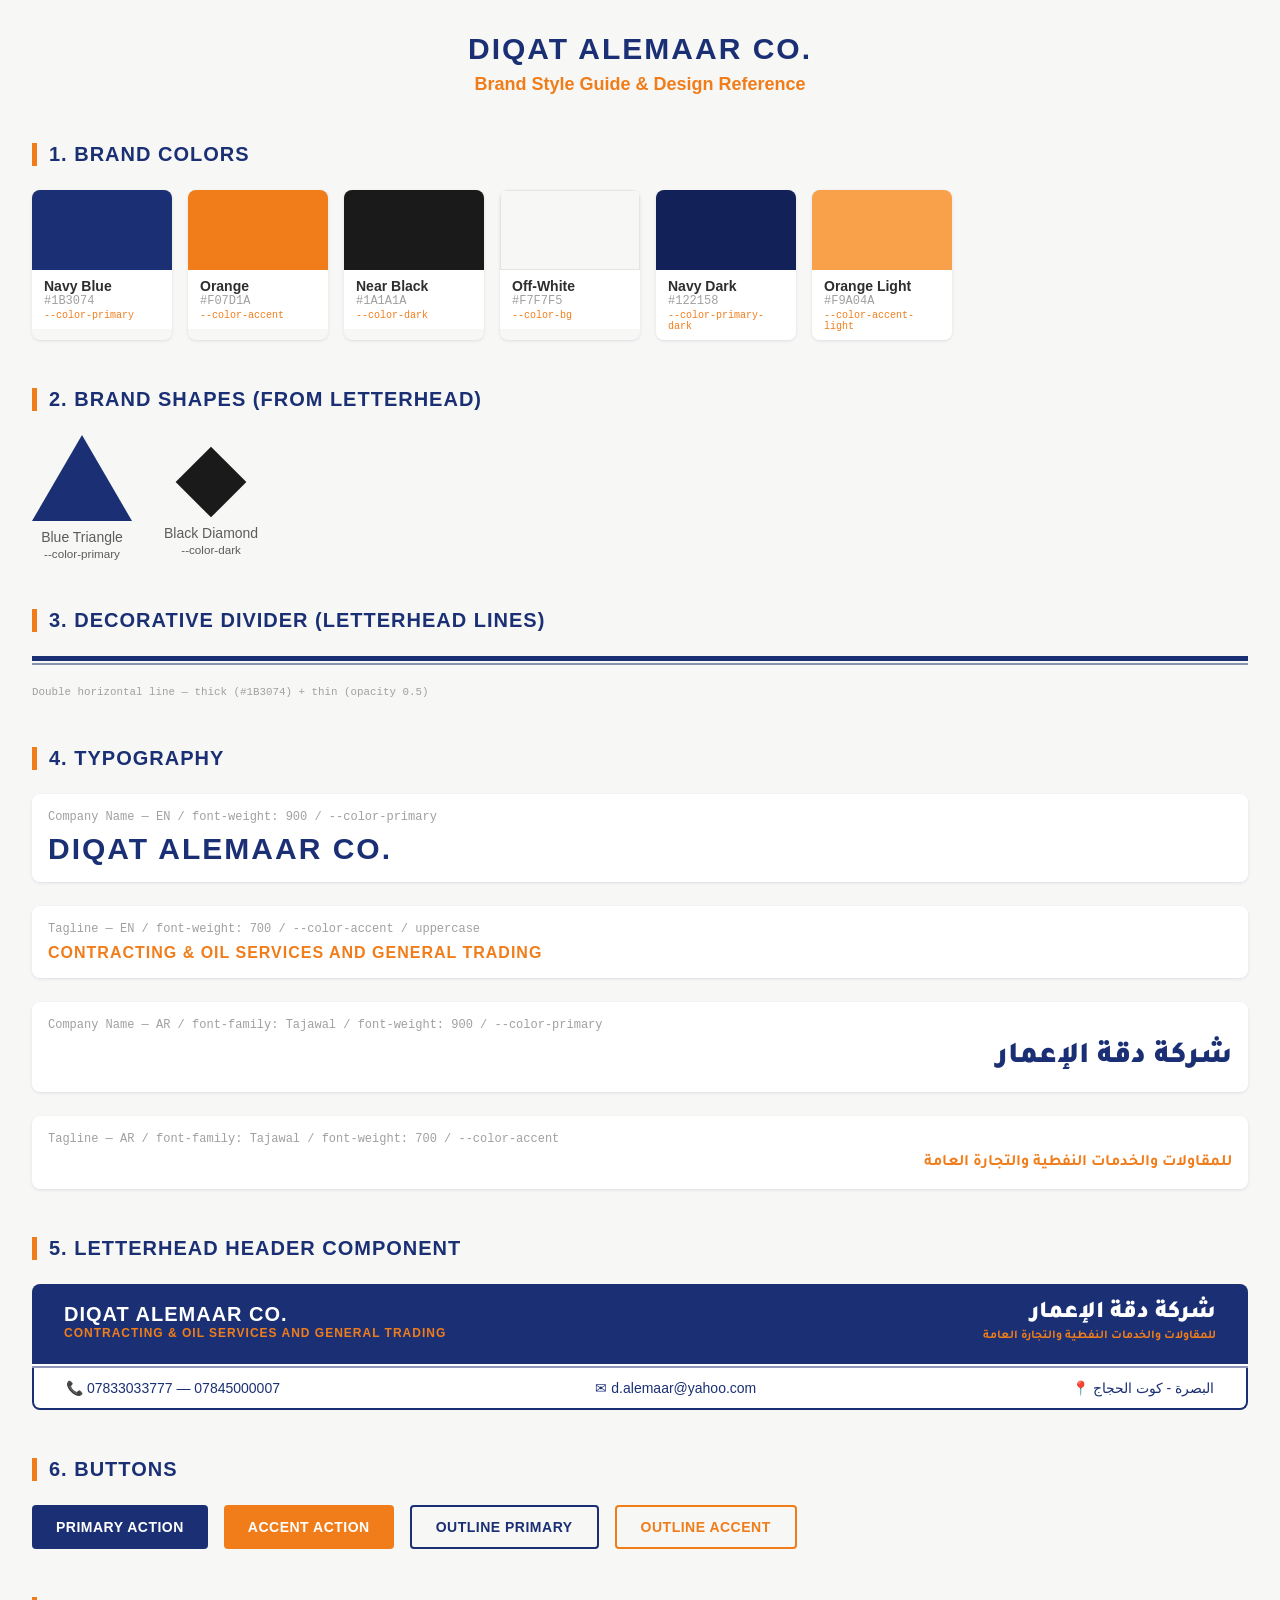
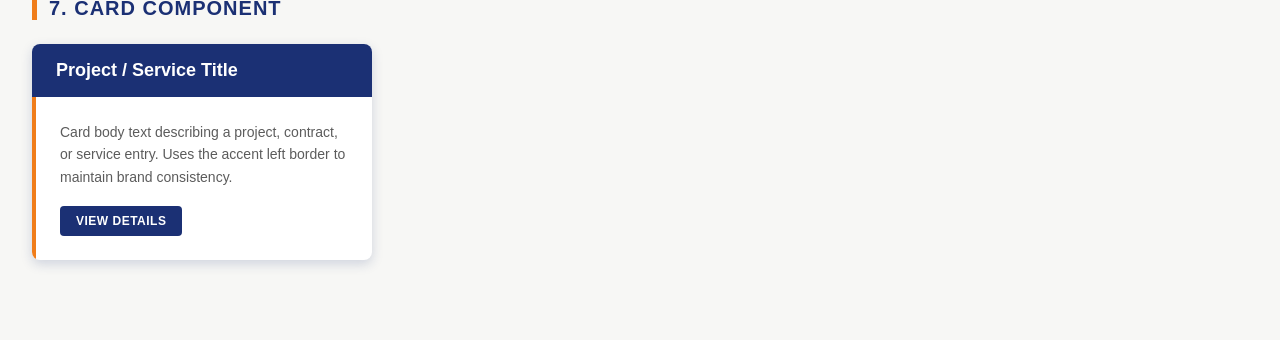
<file: brand-guide.html>
<!DOCTYPE html>
<html lang="en" dir="ltr">
<head>
  <meta charset="UTF-8" />
  <meta name="viewport" content="width=device-width, initial-scale=1.0"/>
  <title>Diqat Alemaar — Brand Style Guide</title>
  <link rel="preconnect" href="https://fonts.googleapis.com">
  <link href="https://fonts.googleapis.com/css2?family=Tajawal:wght@400;700;900&display=swap" rel="stylesheet">
  <link rel="stylesheet" href="brand-colors.css" />
  <style>
    *, *::before, *::after { box-sizing: border-box; margin: 0; padding: 0; }

    body {
      font-family: var(--font-en);
      background: var(--color-bg);
      color: var(--color-dark);
      padding: var(--space-8);
    }

    /* ── Page Title ── */
    .guide-header {
      text-align: center;
      margin-bottom: var(--space-12);
    }
    .guide-header h1 {
      font-size: var(--font-size-3xl);
      font-weight: var(--font-weight-black);
      color: var(--color-primary);
      text-transform: uppercase;
      letter-spacing: 2px;
    }
    .guide-header p {
      color: var(--color-accent);
      font-size: var(--font-size-lg);
      font-weight: var(--font-weight-bold);
      margin-top: var(--space-2);
    }

    /* ── Section ── */
    .section {
      margin-bottom: var(--space-12);
    }
    .section-title {
      font-size: var(--font-size-xl);
      font-weight: var(--font-weight-bold);
      color: var(--color-primary);
      border-left: 5px solid var(--color-accent);
      padding-left: var(--space-3);
      margin-bottom: var(--space-6);
      text-transform: uppercase;
      letter-spacing: 1px;
    }

    /* ── Color Swatches ── */
    .swatches {
      display: flex;
      flex-wrap: wrap;
      gap: var(--space-4);
    }
    .swatch {
      width: 140px;
      border-radius: var(--radius-md);
      overflow: hidden;
      box-shadow: var(--shadow-sm);
    }
    .swatch-color {
      height: 80px;
    }
    .swatch-info {
      background: var(--color-white);
      padding: var(--space-2) var(--space-3);
    }
    .swatch-name {
      font-size: var(--font-size-sm);
      font-weight: var(--font-weight-bold);
      color: var(--color-gray-800);
    }
    .swatch-hex {
      font-size: var(--font-size-xs);
      color: var(--color-gray-400);
      font-family: monospace;
    }
    .swatch-var {
      font-size: 10px;
      color: var(--color-accent);
      font-family: monospace;
      margin-top: 2px;
    }

    /* ── Letterhead Divider ── */
    .letterhead-divider {
      display: flex;
      flex-direction: column;
      gap: var(--divider-accent-gap);
      margin: var(--space-4) 0;
    }
    .letterhead-divider .line-thick {
      height: 5px;
      background: var(--color-primary);
    }
    .letterhead-divider .line-thin {
      height: 2px;
      background: var(--color-primary);
      opacity: 0.5;
    }

    /* ── Geometric Shapes ── */
    .shapes-row {
      display: flex;
      align-items: center;
      gap: var(--space-8);
    }
    .shape-triangle {
      width: 0;
      height: 0;
      border-left: 50px solid transparent;
      border-right: 50px solid transparent;
      border-bottom: 86px solid var(--color-primary);
    }
    .shape-diamond {
      width: 50px;
      height: 50px;
      background: var(--color-dark);
      transform: rotate(45deg);
    }
    .shape-label {
      font-size: var(--font-size-sm);
      color: var(--color-gray-600);
      margin-top: var(--space-2);
      text-align: center;
    }
    .shape-wrap { text-align: center; }

    /* ── Typography Samples ── */
    .type-sample {
      margin-bottom: var(--space-6);
      padding: var(--space-4);
      background: var(--color-white);
      border-radius: var(--radius-md);
      box-shadow: var(--shadow-sm);
    }
    .type-sample .label {
      font-size: var(--font-size-xs);
      color: var(--color-gray-400);
      font-family: monospace;
      margin-bottom: var(--space-2);
    }

    /* ── Component: Header Bar ── */
    .demo-header {
      background: var(--color-primary);
      color: var(--color-white);
      padding: var(--space-4) var(--space-8);
      border-radius: var(--radius-md) var(--radius-md) 0 0;
      display: flex;
      justify-content: space-between;
      align-items: center;
    }
    .demo-header .en-name {
      font-size: var(--font-size-xl);
      font-weight: var(--font-weight-black);
      letter-spacing: 1px;
    }
    .demo-header .en-sub {
      font-size: var(--font-size-xs);
      color: var(--color-accent);
      font-weight: var(--font-weight-bold);
      letter-spacing: 1px;
      text-transform: uppercase;
    }
    .demo-header .ar-name {
      font-family: var(--font-ar);
      font-size: var(--font-size-2xl);
      font-weight: var(--font-weight-black);
      direction: rtl;
    }
    .demo-header .ar-sub {
      font-family: var(--font-ar);
      font-size: var(--font-size-xs);
      color: var(--color-accent);
      font-weight: var(--font-weight-bold);
      direction: rtl;
    }
    .demo-divider-wrap {
      background: var(--color-white);
      padding: 0;
    }
    .demo-footer {
      background: var(--color-white);
      border: 2px solid var(--color-primary);
      border-top: none;
      border-radius: 0 0 var(--radius-md) var(--radius-md);
      padding: var(--space-3) var(--space-8);
      display: flex;
      justify-content: space-between;
      align-items: center;
      font-size: var(--font-size-sm);
      color: var(--color-primary);
    }

    /* ── Buttons ── */
    .buttons-row { display: flex; gap: var(--space-4); flex-wrap: wrap; }
    .btn {
      padding: var(--space-3) var(--space-6);
      border-radius: var(--radius-sm);
      font-weight: var(--font-weight-bold);
      font-size: var(--font-size-sm);
      cursor: pointer;
      border: none;
      letter-spacing: 0.5px;
      text-transform: uppercase;
    }
    .btn-primary   { background: var(--color-primary); color: var(--color-white); }
    .btn-accent    { background: var(--color-accent);  color: var(--color-white); }
    .btn-outline   { background: transparent; color: var(--color-primary); border: 2px solid var(--color-primary); }
    .btn-outline-accent { background: transparent; color: var(--color-accent); border: 2px solid var(--color-accent); }

    /* ── Card ── */
    .demo-card {
      background: var(--color-white);
      border-radius: var(--radius-md);
      box-shadow: var(--shadow-md);
      overflow: hidden;
      max-width: 340px;
    }
    .demo-card-header {
      background: var(--color-primary);
      color: var(--color-white);
      padding: var(--space-4) var(--space-6);
      font-weight: var(--font-weight-bold);
      font-size: var(--font-size-lg);
    }
    .demo-card-body {
      padding: var(--space-6);
      border-left: 4px solid var(--color-accent);
    }
    .demo-card-body p { color: var(--color-gray-600); font-size: var(--font-size-sm); line-height: 1.6; }
  </style>
</head>
<body>

  <div class="guide-header">
    <h1>Diqat Alemaar Co.</h1>
    <p>Brand Style Guide & Design Reference</p>
  </div>

  <!-- ── 1. Colors ── -->
  <div class="section">
    <div class="section-title">1. Brand Colors</div>
    <div class="swatches">
      <div class="swatch">
        <div class="swatch-color" style="background:#1B3074;"></div>
        <div class="swatch-info">
          <div class="swatch-name">Navy Blue</div>
          <div class="swatch-hex">#1B3074</div>
          <div class="swatch-var">--color-primary</div>
        </div>
      </div>
      <div class="swatch">
        <div class="swatch-color" style="background:#F07D1A;"></div>
        <div class="swatch-info">
          <div class="swatch-name">Orange</div>
          <div class="swatch-hex">#F07D1A</div>
          <div class="swatch-var">--color-accent</div>
        </div>
      </div>
      <div class="swatch">
        <div class="swatch-color" style="background:#1A1A1A;"></div>
        <div class="swatch-info">
          <div class="swatch-name">Near Black</div>
          <div class="swatch-hex">#1A1A1A</div>
          <div class="swatch-var">--color-dark</div>
        </div>
      </div>
      <div class="swatch">
        <div class="swatch-color" style="background:#F7F7F5; border:1px solid #e4e4e4;"></div>
        <div class="swatch-info">
          <div class="swatch-name">Off-White</div>
          <div class="swatch-hex">#F7F7F5</div>
          <div class="swatch-var">--color-bg</div>
        </div>
      </div>
      <div class="swatch">
        <div class="swatch-color" style="background:#122158;"></div>
        <div class="swatch-info">
          <div class="swatch-name">Navy Dark</div>
          <div class="swatch-hex">#122158</div>
          <div class="swatch-var">--color-primary-dark</div>
        </div>
      </div>
      <div class="swatch">
        <div class="swatch-color" style="background:#F9A04A;"></div>
        <div class="swatch-info">
          <div class="swatch-name">Orange Light</div>
          <div class="swatch-hex">#F9A04A</div>
          <div class="swatch-var">--color-accent-light</div>
        </div>
      </div>
    </div>
  </div>

  <!-- ── 2. Geometric Shapes ── -->
  <div class="section">
    <div class="section-title">2. Brand Shapes (from Letterhead)</div>
    <div class="shapes-row">
      <div class="shape-wrap">
        <div class="shape-triangle"></div>
        <div class="shape-label">Blue Triangle<br><small>--color-primary</small></div>
      </div>
      <div class="shape-wrap">
        <div style="margin:18px auto; width:fit-content;">
          <div class="shape-diamond"></div>
        </div>
        <div class="shape-label">Black Diamond<br><small>--color-dark</small></div>
      </div>
    </div>
  </div>

  <!-- ── 3. Letterhead Divider ── -->
  <div class="section">
    <div class="section-title">3. Decorative Divider (Letterhead Lines)</div>
    <div class="letterhead-divider">
      <div class="line-thick"></div>
      <div class="line-thin"></div>
    </div>
    <small style="color:var(--color-gray-400); font-family:monospace;">
      Double horizontal line — thick (#1B3074) + thin (opacity 0.5)
    </small>
  </div>

  <!-- ── 4. Typography ── -->
  <div class="section">
    <div class="section-title">4. Typography</div>

    <div class="type-sample">
      <div class="label">Company Name — EN / font-weight: 900 / --color-primary</div>
      <div style="font-size:var(--font-size-3xl); font-weight:900; color:var(--color-primary); letter-spacing:2px; text-transform:uppercase;">
        DIQAT ALEMAAR CO.
      </div>
    </div>

    <div class="type-sample">
      <div class="label">Tagline — EN / font-weight: 700 / --color-accent / uppercase</div>
      <div style="font-size:var(--font-size-base); font-weight:700; color:var(--color-accent); letter-spacing:1px; text-transform:uppercase;">
        CONTRACTING &amp; OIL SERVICES AND GENERAL TRADING
      </div>
    </div>

    <div class="type-sample">
      <div class="label">Company Name — AR / font-family: Tajawal / font-weight: 900 / --color-primary</div>
      <div style="font-family:'Tajawal',sans-serif; font-size:var(--font-size-3xl); font-weight:900; color:var(--color-primary); direction:rtl; text-align:right;">
        شركة دقة الإعمار
      </div>
    </div>

    <div class="type-sample">
      <div class="label">Tagline — AR / font-family: Tajawal / font-weight: 700 / --color-accent</div>
      <div style="font-family:'Tajawal',sans-serif; font-size:var(--font-size-base); font-weight:700; color:var(--color-accent); direction:rtl; text-align:right;">
        للمقاولات والخدمات النفطية والتجارة العامة
      </div>
    </div>
  </div>

  <!-- ── 5. Component Demos ── -->
  <div class="section">
    <div class="section-title">5. Letterhead Header Component</div>
    <div>
      <div class="demo-header">
        <div>
          <div class="en-name">DIQAT ALEMAAR CO.</div>
          <div class="en-sub">Contracting &amp; Oil Services and General Trading</div>
        </div>
        <div style="text-align:right;">
          <div class="ar-name">شركة دقة الإعمار</div>
          <div class="ar-sub">للمقاولات والخدمات النفطية والتجارة العامة</div>
        </div>
      </div>
      <div class="demo-divider-wrap">
        <div class="letterhead-divider" style="margin:0;">
          <div class="line-thick"></div>
          <div class="line-thin"></div>
        </div>
      </div>
      <div class="demo-footer">
        <span>📞 07833033777 — 07845000007</span>
        <span>✉ d.alemaar@yahoo.com</span>
        <span>📍 البصرة - كوت الحجاج</span>
      </div>
    </div>
  </div>

  <!-- ── 6. Buttons ── -->
  <div class="section">
    <div class="section-title">6. Buttons</div>
    <div class="buttons-row">
      <button class="btn btn-primary">Primary Action</button>
      <button class="btn btn-accent">Accent Action</button>
      <button class="btn btn-outline">Outline Primary</button>
      <button class="btn btn-outline-accent">Outline Accent</button>
    </div>
  </div>

  <!-- ── 7. Card ── -->
  <div class="section">
    <div class="section-title">7. Card Component</div>
    <div class="demo-card">
      <div class="demo-card-header">Project / Service Title</div>
      <div class="demo-card-body">
        <p>Card body text describing a project, contract, or service entry. Uses the accent left border to maintain brand consistency.</p>
        <br>
        <button class="btn btn-primary" style="font-size:12px; padding:8px 16px;">View Details</button>
      </div>
    </div>
  </div>

</body>
</html>
</file>
<file: brand-colors.css>
/*
 * DIQAT ALEMAAR CO. — Brand Style Reference
 * Contracting & Oil Services and General Trading
 * ================================================
 * Use these variables as the single source of truth
 * for all colors, typography, and spacing in the project.
 */

:root {
  /* ── Core Brand Colors ── */
  --color-primary:       #1B3074;   /* Navy Blue  — lines, shapes, headings */
  --color-accent:        #F07D1A;   /* Orange     — subtitles, highlights   */
  --color-dark:          #1A1A1A;   /* Near Black — diamond shape, body text */
  --color-bg:            #F7F7F5;   /* Off-White  — page/card background    */
  --color-white:         #FFFFFF;

  /* ── Tints & Shades ── */
  --color-primary-dark:  #122158;   /* Darker navy for hover states         */
  --color-primary-light: #2A4499;   /* Lighter navy for borders/dividers    */
  --color-accent-dark:   #C8650E;   /* Darker orange for hover states       */
  --color-accent-light:  #F9A04A;   /* Lighter orange for backgrounds       */

  /* ── Neutral Grays ── */
  --color-gray-100:      #F3F3F3;
  --color-gray-200:      #E4E4E4;
  --color-gray-400:      #A0A0A0;
  --color-gray-600:      #5C5C5C;
  --color-gray-800:      #2E2E2E;

  /* ── Typography ── */
  --font-en:   'Segoe UI', 'Arial', sans-serif;    /* English text */
  --font-ar:   'Tajawal', 'Arial', sans-serif;     /* Arabic text  */

  --font-size-xs:   0.75rem;   /* 12px */
  --font-size-sm:   0.875rem;  /* 14px */
  --font-size-base: 1rem;      /* 16px */
  --font-size-lg:   1.125rem;  /* 18px */
  --font-size-xl:   1.25rem;   /* 20px */
  --font-size-2xl:  1.5rem;    /* 24px */
  --font-size-3xl:  1.875rem;  /* 30px */
  --font-size-4xl:  2.25rem;   /* 36px */

  --font-weight-normal: 400;
  --font-weight-medium: 500;
  --font-weight-bold:   700;
  --font-weight-black:  900;

  /* ── Spacing ── */
  --space-1:  0.25rem;
  --space-2:  0.5rem;
  --space-3:  0.75rem;
  --space-4:  1rem;
  --space-6:  1.5rem;
  --space-8:  2rem;
  --space-12: 3rem;
  --space-16: 4rem;

  /* ── Border & Radius ── */
  --border-thin:   1px solid var(--color-primary);
  --border-thick:  3px solid var(--color-primary);
  --border-accent: 3px solid var(--color-accent);
  --radius-sm:     4px;
  --radius-md:     8px;
  --radius-lg:     16px;

  /* ── Shadows ── */
  --shadow-sm:  0 1px 3px rgba(27, 48, 116, 0.12);
  --shadow-md:  0 4px 12px rgba(27, 48, 116, 0.18);
  --shadow-lg:  0 8px 24px rgba(27, 48, 116, 0.22);

  /* ── Decorative Line (letterhead divider) ── */
  --divider-height:     3px;
  --divider-color:      var(--color-primary);
  --divider-accent-gap: 2px;
}
</file>
